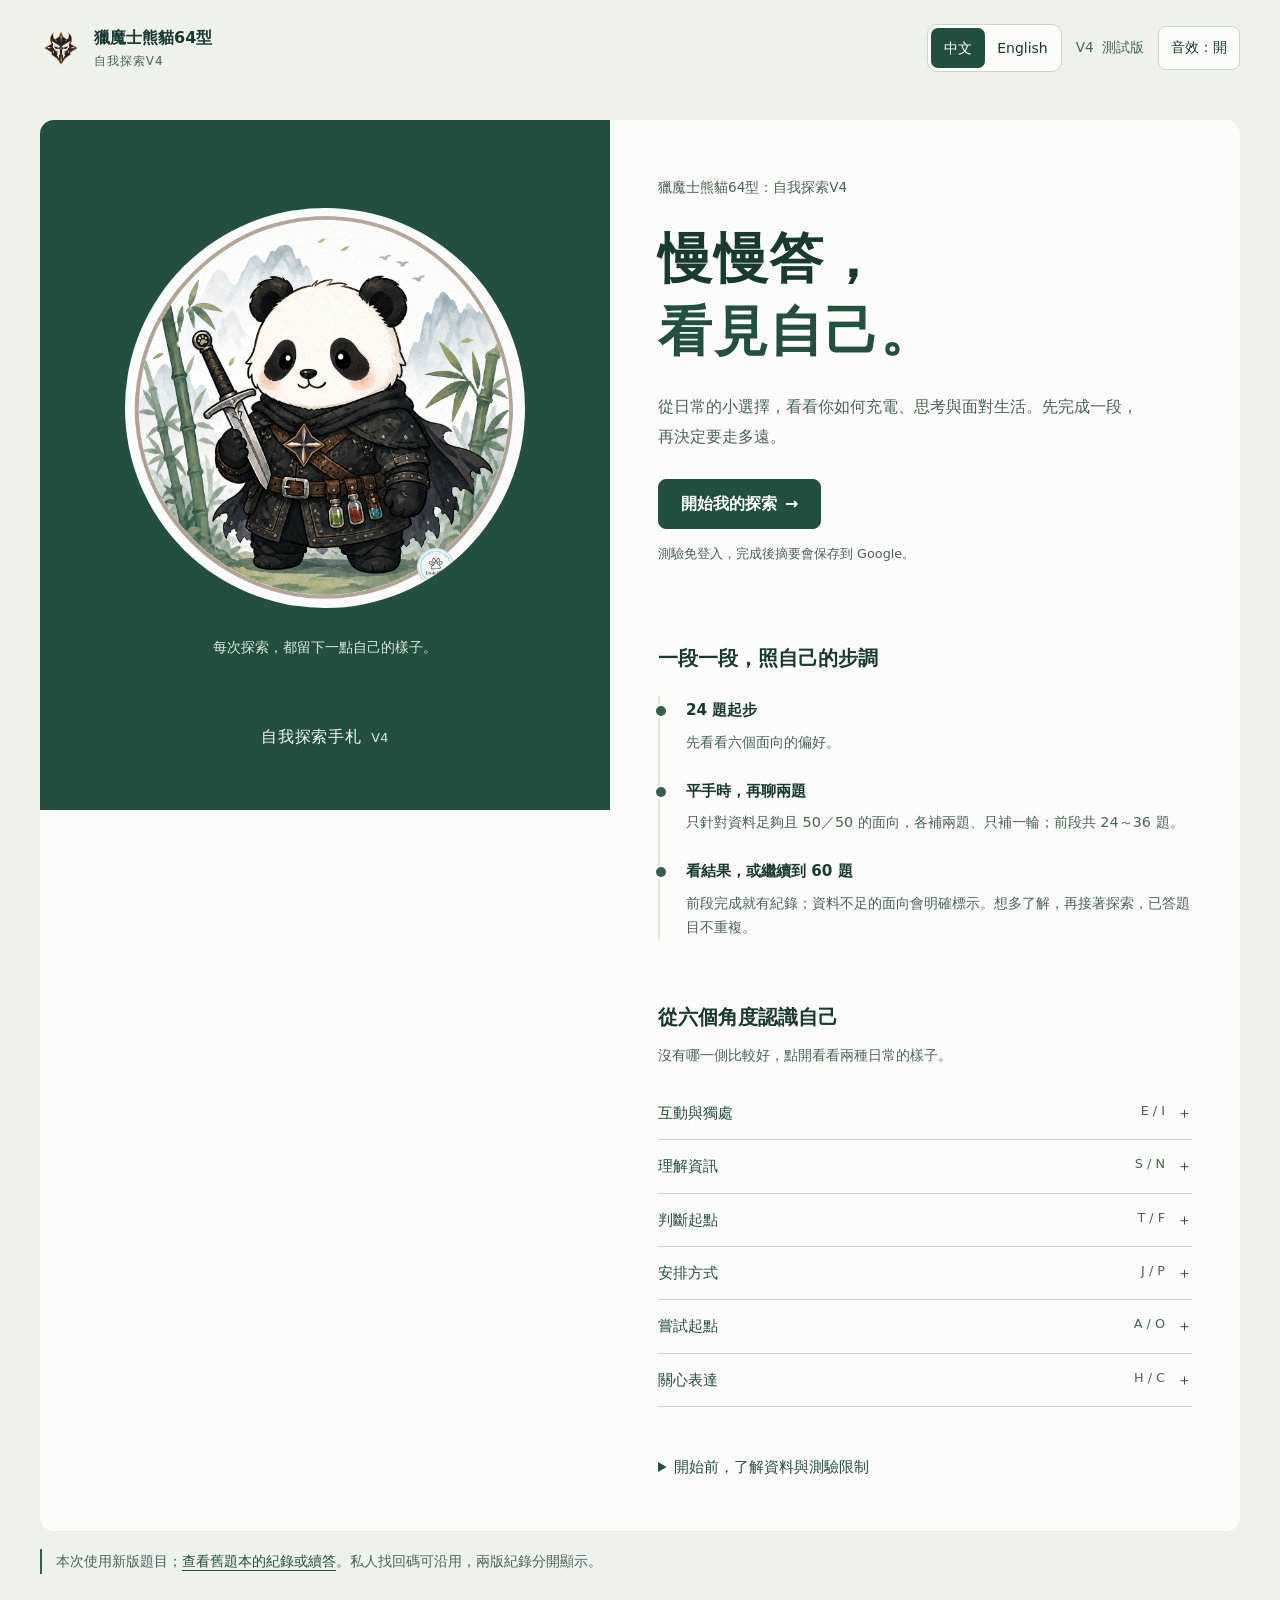
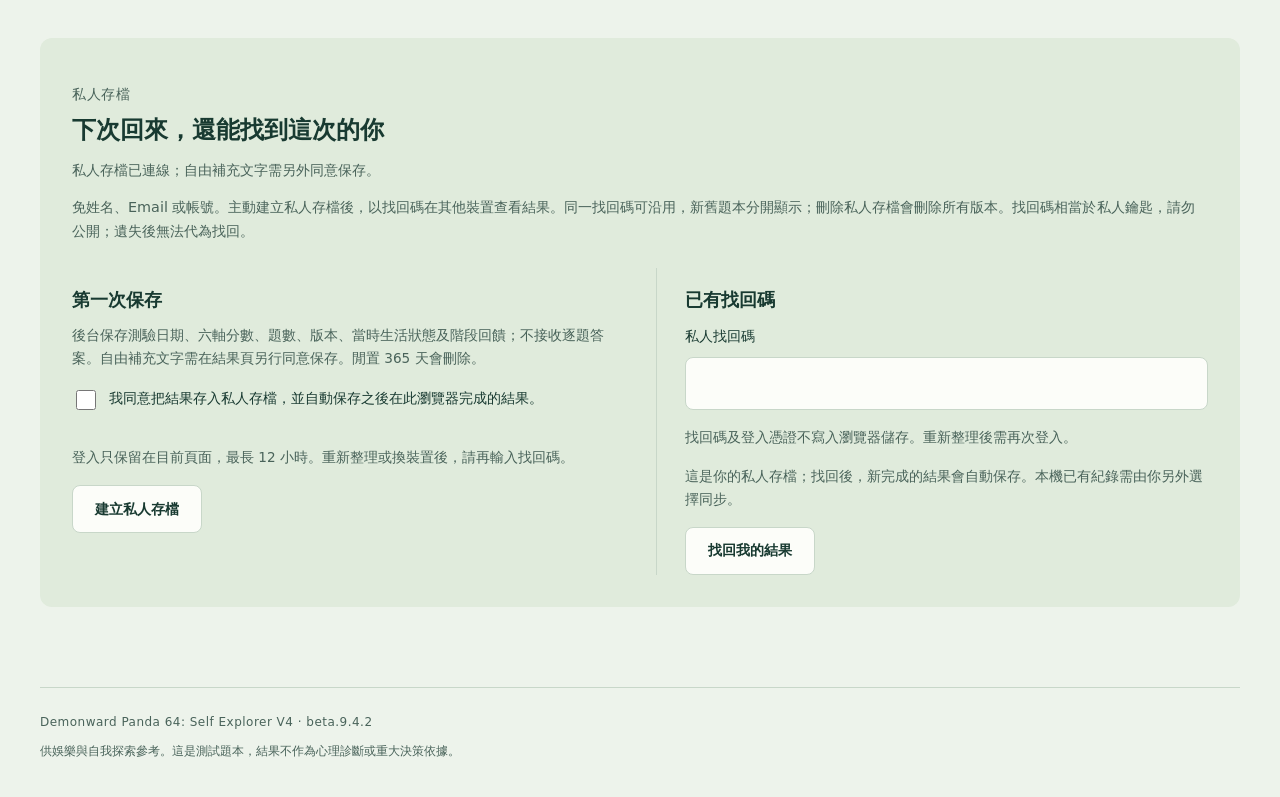
<file: index.html>
<!doctype html>
<html lang="zh-Hant">
<head>
  <meta charset="UTF-8">
  <meta name="viewport" content="width=device-width, initial-scale=1">
  <meta name="description" content="獵魔士熊貓64型：自我探索V4。先答 24 題，平手軸各補兩題；完成後自由選擇查看詳細結果，或繼續完整 60 題。">
  <meta name="referrer" content="no-referrer">
  <meta http-equiv="Content-Security-Policy" content="default-src 'self'; script-src 'self'; style-src 'self' 'unsafe-inline'; img-src 'self' data: blob:; media-src 'self' data:; connect-src 'self' https://script.google.com https://script.googleusercontent.com; object-src 'none'; base-uri 'none'; form-action 'none'">
  <title>獵魔士熊貓64型：自我探索V4</title>
  <link rel="icon" href="./assets/demonward-panda-logo.png" type="image/png">
  <link rel="stylesheet" href="./styles.css">
  <script type="module" src="./app.mjs"></script>
</head>
<body>
  <a class="skip-link" href="#main">跳到主要內容</a>
  <header class="site-header">
    <a href="#main" class="brand" aria-label="獵魔士熊貓64型：自我探索V4 首頁"><img src="./assets/demonward-panda-logo.png" width="42" height="42" alt=""><span>獵魔士熊貓64型 <small>自我探索V4</small></span></a>
    <div class="header-actions"><div id="language-controls" class="language-controls" role="group" aria-label="選擇語言"><button type="button" data-locale="zh" lang="zh-Hant" aria-pressed="true">中文</button><button type="button" data-locale="en" lang="en" aria-pressed="false">English</button></div><span class="edition">V4 <span>測試版</span></span><button id="sound-toggle" class="sound-toggle" type="button" aria-pressed="true">音效：開</button></div>
  </header>
  <audio id="ui-click" src="./assets/audio/ui%20click-02.m4a" preload="auto" aria-hidden="true"></audio>
  <p id="sound-status" class="sr-only" role="status" aria-live="polite"></p>
  <div id="storage-warning" class="warning" role="alert" hidden></div>
  <main id="main" tabindex="-1"><div id="app"><p class="boot">正在準備題目…</p></div></main>
  <div id="announcement" class="sr-only" role="status" aria-live="polite"></div>
  <footer class="site-footer"><span>Demonward Panda 64: Self Explorer V4 · beta.9.4.2</span><p>供娛樂與自我探索參考。這是測試題本，結果不作為心理診斷或重大決策依據。</p></footer>
  <noscript><p class="warning">這份測驗需要啟用 JavaScript。請透過 HTTP 網址開啟網站。</p></noscript>
</body>
</html>
</file>
<file: styles.css>
:root{color-scheme:light;--paper:#f5f1e9;--surface:#fffdf9;--ink:#282b28;--muted:#60665e;--line:#d6d5ca;--accent:#874629;--accent-soft:#eee0d3;--sage:#485e4d;--sage-soft:#e4eadd;--focus:#265faf;--danger:#953c32;font-family:"Noto Sans TC","PingFang TC","Microsoft JhengHei",system-ui,sans-serif;line-height:1.7;color:var(--ink);background:var(--paper)}
*{box-sizing:border-box}body{margin:0}button,input,select{font:inherit}button,a,input,select{touch-action:manipulation}button{cursor:pointer}button:disabled{cursor:not-allowed;opacity:.55}a{color:var(--accent);text-underline-offset:4px}button:focus-visible,a:focus-visible,input:focus-visible,select:focus-visible,summary:focus-visible{outline:3px solid var(--focus);outline-offset:4px}h1,h2,h3,p{margin:0}h1,h2,h3{line-height:1.35;text-wrap:pretty}button{line-height:1.5}button,input,select{max-width:100%}h1{font-weight:650;letter-spacing:-.035em}h2{font-size:1.5rem}h3{font-size:1.125rem}.site-header{max-width:1120px;margin:auto;padding:24px 32px;border-bottom:1px solid var(--line);display:flex;align-items:center;justify-content:space-between;gap:16px}.brand{display:flex;align-items:center;gap:12px;color:var(--ink);text-decoration:none;font-size:1rem;font-weight:700}.brand img{border-radius:50%;object-fit:cover}.brand small{display:block;font-size:.7rem;font-weight:400;color:var(--muted);letter-spacing:.15em}.edition{font-size:.85rem;letter-spacing:.1em;color:var(--accent);white-space:nowrap}.edition span{margin-left:4px}main{max-width:1120px;margin:auto;padding:48px 32px 64px;outline:none}.site-footer{max-width:1056px;margin:auto;padding:24px 0 36px;border-top:1px solid var(--line);font-size:.75rem;color:var(--muted)}.site-footer>span{letter-spacing:.14em}.site-footer p{margin-top:8px}.eyebrow{font-size:.75rem;letter-spacing:.13em;text-transform:uppercase;font-weight:600;color:var(--accent);margin-bottom:20px}.muted{color:var(--muted)}.hero{display:grid;grid-template-columns:1.35fr 1fr;gap:64px;align-items:center;padding:16px 0 48px}.hero h1{font-size:clamp(2.25rem,4.2vw,3.5rem);max-width:15ch}.hero h1 span{color:var(--accent)}.hero .lead{font-size:1.05rem;max-width:34em;margin-top:24px;color:var(--muted)}.hero-art{position:relative;max-width:340px;justify-self:end}.hero-art img{width:100%;height:auto;display:block;border-radius:3px;aspect-ratio:1;object-fit:cover}.art-label{margin-top:12px;display:flex;justify-content:space-between;gap:12px;font-size:.65rem;color:var(--muted);letter-spacing:.09em}.facts{display:flex;gap:28px;margin:28px 0 30px}.fact strong{font-size:1.45rem;font-weight:600;display:block;color:var(--ink)}.fact span{font-size:.75rem;color:var(--muted)}.button{min-height:48px;border:1px solid var(--line);background:var(--surface);color:var(--ink);border-radius:4px;padding:12px 20px;display:inline-flex;justify-content:center;align-items:center;gap:8px;text-decoration:none;transition:background .15s,border-color .15s}.button:hover{background:var(--accent-soft);border-color:var(--accent)}.button.primary{background:var(--accent);border-color:var(--accent);color:#fff}.button.primary:hover{background:#6d3821}.button.text{border-color:transparent;background:transparent;color:var(--accent);padding-left:0}.button.danger{color:var(--danger)}.actions{display:flex;align-items:center;flex-wrap:wrap;gap:12px}.intro-details{border-top:1px solid var(--line);display:grid;grid-template-columns:1fr 1fr;gap:48px;padding-top:32px}.intro-details h2{font-size:1.2rem;margin-bottom:12px}.intro-details p{color:var(--muted);font-size:.9rem}.axis-list{display:grid;grid-template-columns:1fr 1fr;gap:12px 20px;margin-top:16px}.axis-list div{display:flex;align-items:center;gap:10px;font-size:.85rem}.axis-list b{font-family:ui-monospace,monospace;color:var(--sage);min-width:40px}.local-note{margin-top:18px;padding-left:14px;border-left:2px solid var(--sage);font-size:.85rem;color:var(--muted)}details{margin-top:20px;font-size:.85rem}summary{cursor:pointer;color:var(--accent);min-height:44px;display:list-item;align-content:center}details p{margin:10px 0}.history{margin-top:32px;border-top:1px solid var(--line);padding-top:24px}.history-list{list-style:none;padding:0;margin:16px 0}.history-list li{display:flex;justify-content:space-between;align-items:center;gap:16px;border-bottom:1px solid var(--line);padding:14px 0}.history-list strong{display:block;font-size:.95rem;overflow-wrap:anywhere}.history-list small{color:var(--muted)}.narrow{max-width:760px;margin:0 auto}.panel{background:var(--surface);border:1px solid var(--line);border-radius:6px;padding:32px}.setup h1{font-size:2rem}.setup .lead{margin-top:16px;color:var(--muted)}fieldset{border:0;padding:0;margin:28px 0}legend{font-weight:600;margin-bottom:12px;max-width:100%}.choice{position:relative;display:flex;align-items:flex-start;gap:12px;padding:17px 18px;border:1px solid var(--line);border-radius:4px;background:var(--surface);margin:10px 0;cursor:pointer;transition:background .15s,border-color .15s;min-height:56px}.choice:hover{border-color:var(--accent)}.choice:has(input:checked){border-color:var(--accent);background:var(--accent-soft)}.choice input{width:20px;height:20px;flex:none;accent-color:var(--accent);margin:3px 0 0}.choice span{min-width:0}.choice strong{font-weight:500;display:block}.choice small{display:block;color:var(--muted);font-size:.8rem;margin-top:4px}.checkline{display:flex;gap:10px;align-items:flex-start;font-size:.9rem}.checkline input{width:20px;height:20px;flex:none;accent-color:var(--accent);margin-top:4px}.setup .actions{margin-top:28px}.quiz-top{display:flex;justify-content:space-between;align-items:center;gap:16px;font-size:.8rem;color:var(--muted);margin-bottom:10px}.progress{width:100%;height:5px;display:block;margin-bottom:32px;border:0;appearance:none;background:var(--line)}progress::-webkit-progress-bar{background:var(--line)}progress::-webkit-progress-value{background:var(--sage)}progress::-moz-progress-bar{background:var(--sage)}.question-card .eyebrow{margin-bottom:16px}.question-card h1{font-size:clamp(1.3rem,2.7vw,1.75rem);letter-spacing:0}.question-hint{font-size:.85rem;color:var(--muted);margin-top:12px}.question-card fieldset{margin:24px 0}.question-card .actions{justify-content:space-between;border-top:1px solid var(--line);padding-top:20px}.step-number{font-family:ui-monospace,monospace;color:var(--muted)}.error{color:var(--danger);font-size:.9rem;margin:12px 0}.warning{max-width:1056px;margin:20px auto 0;padding:12px 18px;border:1px solid #c8a864;background:#fff2d5;color:#5b421a;font-size:.85rem}.result-head{display:flex;justify-content:space-between;align-items:flex-start;gap:32px;margin-bottom:32px}.result-head h1{font-size:clamp(1.8rem,4vw,2.75rem)}.result-code{font-family:ui-monospace,monospace;overflow-wrap:anywhere;line-height:1.5;font-size:clamp(1.15rem,2.5vw,1.7rem);font-weight:600;letter-spacing:.02em;margin-top:12px;color:var(--sage)}.result-summary{max-width:700px;color:var(--muted);margin-top:16px}.result-date{font-size:.8rem;color:var(--muted);white-space:nowrap}.result-guide{padding:16px 20px;border-left:3px solid var(--sage);background:var(--sage-soft);font-size:.85rem;margin-bottom:28px}.axes{display:grid;grid-template-columns:1fr 1fr;border-top:1px solid var(--line);column-gap:40px}.axis{padding:24px 0;border-bottom:1px solid var(--line)}.axis-heading{display:flex;justify-content:space-between;gap:12px;align-items:center}.axis-heading h2{font-size:1rem}.axis-status{font-size:.75rem;color:var(--sage);background:var(--sage-soft);padding:3px 8px;white-space:nowrap;border-radius:2px}.axis-labels{display:flex;justify-content:space-between;gap:10px;font-size:.8rem;margin:18px 0 7px}.axis-labels strong{font-size:1rem;font-weight:600}.axis-meter{height:9px;background:#d9dfd2;position:relative;border-radius:1px;overflow:hidden}.axis-meter>span{display:block;height:100%;background:var(--accent)}.axis-meter:after{content:"";position:absolute;left:50%;top:0;height:100%;width:2px;background:var(--surface)}.axis p{margin-top:14px;font-size:.85rem;color:var(--muted)}.result-section{margin-top:36px}.result-section>p{margin-top:10px;color:var(--muted);font-size:.9rem}.feedback-options{display:flex;gap:12px;flex-wrap:wrap}.feedback-options .choice{flex:1;min-width:145px;margin:0}.feedback-options .choice:has(input:checked){background:var(--sage-soft);border-color:var(--sage)}.check-grid{display:grid;grid-template-columns:1fr 1fr;gap:8px 20px}.check-grid .checkline{min-height:44px}.feedback-details{margin-top:24px}.feedback-form fieldset{margin:20px 0}.feedback-form .actions{margin-top:20px}.feedback-status{color:var(--sage);margin-top:12px;font-size:.9rem}.compare-wrap{overflow-x:auto;margin-top:20px}.compare-table{border-collapse:collapse;width:100%;font-size:.9rem;text-align:left}.compare-table th,.compare-table td{padding:12px 10px;border-bottom:1px solid var(--line);white-space:nowrap}.compare-table th:first-child,.compare-table td:first-child{padding-left:0}.compare-table th{font-weight:500;color:var(--muted)}.delta{font-variant-numeric:tabular-nums;font-weight:600}.downloads{padding-top:24px;border-top:1px solid var(--line)}.downloads .actions{margin-top:20px}.download-note{font-size:.8rem;color:var(--muted);margin-top:12px}.section-label{font-size:.75rem;letter-spacing:.1em;color:var(--accent);margin-bottom:8px}.boot{padding:48px;text-align:center}.sr-only{position:absolute;width:1px;height:1px;padding:0;overflow:hidden;clip:rect(0,0,0,0);white-space:nowrap;border:0}.skip-link{position:absolute;top:-80px;left:16px;z-index:10;background:var(--surface);padding:12px}.skip-link:focus{top:8px}[hidden]{display:none!important}
@media(max-width:767px){.site-header{padding:18px 20px}main{padding:32px 20px 48px}.site-footer{margin:0 20px}.hero{grid-template-columns:1fr;gap:28px;padding:0 0 32px}.hero-art{grid-row:1;justify-self:start;max-width:112px}.hero-art img{border-radius:50%;border:3px solid var(--surface)}.art-label{display:none}.hero h1{font-size:2.25rem;max-width:15ch}.hero .lead{margin-top:18px;font-size:1rem}.eyebrow{margin-bottom:14px}.facts{gap:24px;margin:24px 0}.intro-details{grid-template-columns:1fr;gap:28px;padding-top:28px}.panel{padding:24px 20px}.result-head{display:block}.result-date{margin-top:16px;white-space:normal}.axes{grid-template-columns:1fr}.result-section{margin-top:28px}.result-section.panel{padding:24px 18px}.warning{margin:16px 20px 0}.feedback-options{gap:8px}.feedback-options .choice{flex:1 1 100%;min-width:0;padding:12px 14px;min-height:48px}.check-grid{grid-template-columns:1fr 1fr;gap:6px 10px}.question-card .actions{gap:8px}.question-card .button{padding:12px 14px}.question-card .button.text{padding-left:0}.result-head .eyebrow{font-size:.7rem}.history-list li{align-items:flex-start}.axis-list{gap:10px}.brand{font-size:.95rem}}
@media(max-width:359px){main{padding-left:16px;padding-right:16px}.site-header{padding-left:16px;padding-right:16px}.panel{padding:22px 16px}.hero h1{font-size:2rem}.facts{gap:18px}.fact strong{font-size:1.3rem}.fact span{font-size:.7rem}.check-grid{grid-template-columns:1fr}.axis-heading{align-items:flex-start}.axis-status{font-size:.7rem}.axis-labels{font-size:.75rem}.actions>.button{flex-grow:1}.edition{font-size:.75rem}.brand{gap:8px}}
.completion{padding:40px;max-width:720px}.completion-count{font-size:4rem;line-height:1.1;font-variant-numeric:tabular-nums;color:var(--sage);margin:24px 0}.completion-count span{font-size:1rem;margin-left:12px}.completion h1{font-size:clamp(1.7rem,4vw,2.5rem)}.completion .lead{margin:16px 0;color:var(--muted)}.completion-actions{display:grid;gap:12px;margin-top:28px}.completion-actions .button{min-height:60px}.completion-actions .button:not(.primary){flex-direction:column;gap:2px}.completion-actions small{color:var(--muted);font-size:.8rem}.axis-detail{padding:12px 0;border-bottom:1px solid var(--line)}.axis-detail summary{font-size:.95rem;font-weight:600}.stage-scores{list-style:none;padding:0;margin:16px 0}.stage-scores li{display:flex;justify-content:space-between;gap:16px;padding:8px 0;border-top:1px solid var(--line)}.stage-scores strong{font-weight:500;white-space:nowrap}.question-card+.quiz-top{margin-top:20px}
@media(max-width:767px){.completion{padding:28px 20px}.completion-count{font-size:3rem}.stage-scores li{display:block}.stage-scores strong{display:block}.facts{flex-wrap:wrap}.completion-actions .button{padding:14px 12px}}
@media(prefers-reduced-motion:reduce){*,*::before,*::after{transition:none!important;animation:none!important;scroll-behavior:auto!important}}
.archive-panel>p{margin-top:12px;color:var(--muted);font-size:.9rem}.archive-panel h3{margin:20px 0 12px}.archive-mode{border-left:2px solid var(--sage);padding-left:12px}.archive-message:empty{display:none}.archive-message{color:var(--sage)!important}.archive-forms{display:grid;grid-template-columns:1fr 1fr;gap:40px;margin-top:24px}.archive-forms form+form{border-left:1px solid var(--line);padding-left:32px}.archive-forms p{font-size:.85rem;color:var(--muted);margin-bottom:16px}.archive-panel .checkline{margin:16px 0}.archive-label{display:block;margin:12px 0 8px;font-size:.9rem}.archive-input{display:block;width:100%;min-height:48px;padding:12px;border:1px solid var(--line);border-radius:4px;background:var(--surface);color:var(--ink);margin-bottom:16px}.recovery-card{border-left:3px solid var(--sage);padding:4px 20px 20px;background:var(--sage-soft);margin:24px 0}.recovery-card code{display:block;overflow-wrap:anywhere;user-select:all;padding:16px 0;font:1rem/1.7 ui-monospace,monospace}.archive-panel .history-list li{align-items:flex-start}.archive-panel .history-list .actions{justify-content:flex-end}.archive-panel .history-list .button{font-size:.85rem;padding:10px 14px}.archive-panel details form{max-width:600px}.archive-panel>h2{font-size:clamp(1.25rem,3vw,1.6rem)}
.history-list>li>div:first-child{min-width:0}.history-list>li>.button{flex:0 0 auto;min-width:64px}
.supplement-editor{padding:16px 0;border-top:1px solid var(--line);border-bottom:1px solid var(--line);margin:20px 0}.supplement-editor>summary{font-weight:600;font-size:.95rem}.supplement-editor p{font-size:.85rem;color:var(--muted)}.supplement-editor form{margin-top:16px}.supplement-editor textarea{resize:vertical;min-height:108px}.supplement-editor .checkline{margin:16px 0}.supplement-counter{text-align:right;margin-top:-8px!important}.supplement-form-status,.supplement-status{color:var(--sage)!important;white-space:pre-wrap}.supplement-list{list-style:none;padding:0;margin:28px 0}.supplement-list li{padding:20px 0;border-top:1px solid var(--line)}.supplement-list h3{font-size:1rem;font-weight:600}.supplement-list blockquote{border-left:3px solid var(--sage);margin:16px 0;padding:8px 16px;background:var(--sage-soft);white-space:pre-wrap;overflow-wrap:anywhere}.supplement-list p{font-size:.85rem;color:var(--muted);margin:8px 0;white-space:pre-wrap;overflow-wrap:anywhere}.supplement-sharing{margin-top:28px;border-top:1px solid var(--line);padding-top:20px}.supplement-sharing>p{margin:12px 0;color:var(--muted);font-size:.9rem}.supplement-sharing .checkline{margin:20px 0}.supplement-edit-result>summary{font-weight:600}.supplement-sharing .button{margin-top:8px}
@media(max-width:767px){.archive-forms{grid-template-columns:1fr;gap:20px}.archive-forms form+form{border-left:0;border-top:1px solid var(--line);padding-left:0;padding-top:12px}.archive-panel .history-list li{display:block}.archive-panel .history-list .actions{justify-content:flex-start;margin-top:12px}.archive-panel .history-list .button{flex:1}.recovery-card{padding-left:16px;padding-right:16px}}

.supplement-editor textarea{font:inherit;max-width:100%}.supplement-editor textarea:focus-visible{outline:3px solid var(--focus);outline-offset:4px}#supplement-root .compare-table{table-layout:fixed}#supplement-root .compare-table th,#supplement-root .compare-table td{white-space:normal;overflow-wrap:anywhere;vertical-align:top}#supplement-root .compare-table th:first-child{width:25%}#supplement-root .compare-table th:nth-child(2){width:32%}

.hero .eyebrow{letter-spacing:.06em;text-transform:none;overflow-wrap:anywhere}.site-footer>span{text-transform:none;letter-spacing:.04em}.brand>span{min-width:0}.stage-scores{overflow-wrap:anywhere}

/* 清新探索手札：system fonts and existing original artwork only. */
h1[tabindex="-1"]:focus{outline:none}
:root{--paper:#edf3eb;--surface:#fcfdf9;--ink:#183a31;--muted:#49635a;--line:#c8d7c9;--accent:#234f40;--accent-soft:#deeadb;--sage:#365f4b;--sage-soft:#e1ecde;--focus:#9c6b14;--danger:#923e34;font-family:"Microsoft JhengHei","PingFang TC",system-ui,sans-serif}
html{scroll-padding-bottom:150px}body{min-width:280px}textarea{font:inherit}h1,h2,h3{text-wrap:balance}h1{font-family:"Noto Serif TC","PMingLiU",Georgia,serif;font-weight:600;letter-spacing:.01em}p{overflow-wrap:anywhere}a{color:var(--accent)}button:focus-visible,a:focus-visible,input:focus-visible,select:focus-visible,textarea:focus-visible,summary:focus-visible{outline:3px solid var(--focus);outline-offset:4px}input,textarea,select,summary,button{scroll-margin-block:24px 150px}.button{border-radius:8px;min-height:48px;padding:12px 22px;font-weight:600;transition:background .16s,border-color .16s,transform .16s}.button.primary{background:var(--accent);border-color:var(--accent)}.button.primary:hover{background:#183c30}.button:active:not(:disabled){transform:translateY(1px)}.button.text{font-weight:400}.site-header{max-width:1280px;border:0;padding:24px 40px}.brand small{letter-spacing:.08em;font-size:.75rem}.edition{letter-spacing:0;color:var(--muted)}main{max-width:1280px;padding:24px 40px 80px}.site-footer{max-width:1200px;margin:auto;padding:24px 0 36px}.eyebrow,.section-label{letter-spacing:.04em;text-transform:none;font-size:.85rem;font-weight:500;color:var(--muted)}.panel{border:0;border-radius:12px;padding:36px}.narrow{max-width:800px}.local-note{font-size:.9rem}.lead{line-height:1.85}.actions{gap:12px}.history{margin-top:64px;padding-top:32px}.history h2{font-size:1.5rem}.history-list small{display:block;margin-top:6px;font-size:.85rem}.history-list .button{min-height:44px}summary{font-size:.95rem;line-height:1.6;min-height:48px}details{font-size:.95rem}details p{margin:14px 0}
.notebook-home{display:grid;grid-template-columns:minmax(0,.95fr) minmax(0,1.05fr);gap:0;align-items:start;background:var(--surface);border-radius:14px;overflow:clip}.notebook-cover{position:sticky;top:24px;align-self:start;min-height:690px;background:#234f40;color:#f4f7ee;padding:60px 36px 32px;display:flex;flex-direction:column;justify-content:center;align-items:center}.hero-art{max-width:400px;width:100%;margin:0;justify-self:initial}.hero-art img{display:block;width:100%;height:auto;aspect-ratio:1;object-fit:contain;border-radius:0;border:0}.hero-art figcaption{font-size:.85rem;text-align:center;margin-top:28px;color:#dbe8d7}.cover-title{align-self:stretch;margin-top:64px;display:flex;justify-content:space-between;font-size:1rem;letter-spacing:.12em}.cover-title span{font-size:.85rem;letter-spacing:0}.notebook-pages{padding:56px 48px 40px;min-width:0}.hero{display:block;padding:0 0 48px;}.edition-note{font-size:.85rem;color:var(--muted);margin-bottom:24px}.hero h1{font-size:clamp(2.5rem,4.2vw,4rem);line-height:1.35;max-width:none;letter-spacing:.03em}.hero h1 span{color:var(--accent)}.hero .lead{margin-top:24px;font-size:1rem;max-width:30em}.home-actions{margin-top:28px}.home-note{font-size:.8rem;color:var(--muted);margin-top:14px}.journey{padding:32px 0 36px;background:var(--surface)}.journey h2,.axis-preview h2{font-size:1.25rem}.journey-list{list-style:none;margin:24px 0 0;padding:0 0 0 20px;border-left:2px solid #dbe7d7}.journey-list li{position:relative;padding:0 0 22px 6px}.journey-list li:last-child{padding-bottom:0}.journey-list li:before{content:"";position:absolute;left:-26px;top:8px;width:10px;height:10px;border-radius:50%;background:var(--sage);border:2px solid var(--surface)}.journey-list strong{font-weight:600;font-size:.95rem}.journey-list p{font-size:.9rem;color:var(--muted);margin-top:6px}.axis-preview{padding:28px 0 16px}.axis-preview>p{font-size:.9rem;color:var(--muted);margin:12px 0 20px}.axis-preview details{margin:0;border-bottom:1px solid var(--line)}.axis-preview summary{display:flex;justify-content:space-between;gap:12px;padding:14px 0;list-style:none;font-weight:500}.axis-preview summary::-webkit-details-marker{display:none}.axis-preview summary:after{content:"＋";font-weight:400}.axis-preview details[open] summary:after{content:"−"}.axis-preview-poles{margin-left:auto;font-size:.8rem;color:var(--muted)}.axis-preview details>div{padding:0 0 12px}.axis-preview details p{font-size:.9rem;color:var(--muted)}.axis-preview details strong{color:var(--ink);font-weight:500}.privacy-note{margin-top:20px}.privacy-note p{color:var(--muted);font-size:.85rem}
.setup{max-width:700px}.setup h1{font-size:2rem}.setup>p:not(.eyebrow){margin-top:16px}.choice{border-radius:8px;padding:18px 20px;gap:14px;margin:12px 0;min-height:60px;align-items:center;background:var(--surface)}.choice input{margin:0;accent-color:var(--accent)}.choice:has(input:checked){background:var(--sage-soft);border:2px solid var(--sage);padding:17px 19px}.choice:has(input:focus-visible){outline:3px solid var(--focus);outline-offset:4px}.checkline{line-height:1.7;min-height:44px}.checkline small{display:block;margin-top:8px}.quiz-page{padding-bottom:120px}.quiz-top{font-size:.95rem;margin:0 0 14px;gap:12px}.quiz-top #question-count{font-size:1.15rem;color:var(--ink);font-variant-numeric:tabular-nums;white-space:nowrap}.progress{height:7px;border-radius:4px;overflow:hidden;margin-bottom:18px}.chapter-note{color:var(--muted);font-size:.85rem;margin:0 0 26px}.question-card{padding:36px 40px}.question-kind{color:var(--muted);font-size:.85rem;margin-bottom:16px}.question-card h1{font-family:inherit;font-size:clamp(1.4rem,2.8vw,1.9rem);font-weight:600;line-height:1.65;letter-spacing:0;text-wrap:pretty}.question-hint{font-size:.9rem;margin-top:14px}.question-card fieldset{margin:28px 0 0}.question-card .choice{margin-bottom:0;font-size:1rem;line-height:1.7}.quiz-tail{padding:16px 4px;font-size:.8rem;color:var(--muted)}.quiz-tail>.button{padding-top:10px;padding-bottom:10px}.quiz-tail .actions{margin-top:16px}.quiz-dock{position:fixed;z-index:5;bottom:16px;left:50%;transform:translateX(-50%);width:min(800px,calc(100% - 40px));display:flex;align-items:center;justify-content:space-between;gap:16px;padding:14px 18px calc(14px + env(safe-area-inset-bottom));background:var(--surface);border:1px solid var(--line);border-radius:12px}.quiz-dock .button{min-width:108px}.dock-note{font-size:.8rem;color:var(--muted)}.chapter-intro>p:not(.eyebrow){margin-top:18px}.chapter-intro .actions{margin-top:28px}.completion{padding:44px;max-width:760px}.completion-count{font-size:4.5rem;margin:20px 0 28px}.completion h1{font-size:2.25rem}.completion-actions .button{border-radius:8px;min-height:64px}
.result-head{padding:36px 0 28px;border-bottom:2px solid var(--ink);margin-bottom:28px}.result-head h1{font-size:clamp(1.8rem,3.2vw,2.75rem);line-height:1.5}.result-code{font-family:inherit;font-size:1.5rem;font-weight:600;letter-spacing:.06em;margin-top:18px}.result-date{line-height:1.9}.result-summary{font-size:.95rem;line-height:1.9;max-width:650px}.result-guide{background:transparent;border:0;padding:0;margin:0 0 32px;color:var(--muted);font-size:.85rem;max-width:850px}.axes{border:0;gap:16px;grid-template-columns:repeat(2,minmax(0,1fr))}.axis{background:var(--surface);border:0;border-radius:12px;padding:26px}.axis-heading{align-items:flex-start;gap:8px}.axis-heading h2{font-size:1.05rem;line-height:1.6}.axis-heading h2>.muted{display:block;font-size:.8rem;font-weight:400}.axis-status{background:var(--sage-soft);padding:4px 8px;border-radius:4px;font-size:.75rem}.axis-labels{font-size:.85rem;margin:20px 0 10px;align-items:flex-end}.axis-labels>span:last-child{text-align:right}.axis-labels strong{font-size:1.15rem}.axis-meter{height:12px;border-radius:4px;background:#dae5d5}.axis-meter>span{background:#365f4b}.axis p{font-size:.9rem;line-height:1.85;margin-top:18px}.result-section{margin-top:56px}.result-section h2{font-size:1.5rem}.result-section>p{font-size:.95rem;line-height:1.85}.axis-detail{font-size:.9rem;padding:6px 0}.axis-detail summary{font-size:.95rem;line-height:1.7;padding:12px 0}.axis-detail p{color:var(--muted);max-width:900px}.result-section.panel{padding:32px}.feedback-options .choice{padding:14px;min-height:56px;font-size:.95rem}.feedback-options .choice:has(input:checked){padding:13px}.downloads{padding-top:32px}.downloads .actions{gap:12px}.downloads .button{font-size:.95rem}.result-section+.local-note{margin-top:40px}
.supplement-editor{margin:28px 0 0;padding:8px 0 0;border-bottom:0;border-top:1px solid var(--line)}.supplement-editor>summary{font-weight:400;color:var(--muted);font-size:.9rem}.supplement-editor>p{font-size:.85rem;line-height:1.8}.archive-input{border-radius:8px;background:var(--surface);border-color:var(--line);padding:12px 14px}.supplement-editor .archive-label{font-size:.9rem;line-height:1.8}.supplement-editor textarea{min-height:120px}.supplement-trial-options{margin:12px 0 20px;padding:12px 16px;background:var(--paper);border-radius:8px}.supplement-trial-options summary{font-size:.85rem}.supplement-trial-options .download-note{font-size:.8rem}.supplement-form-status{font-size:.85rem}.archive-panel{padding:32px;background:#e0ebdc;border:0;border-radius:12px}.archive-panel .section-label{margin-bottom:8px}.archive-mode{border:0;padding:0;font-size:.9rem}.archive-forms{gap:32px}.archive-forms form+form{padding-left:28px}.archive-panel input{background:var(--surface)}.archive-panel .archive-message{font-size:.85rem}.archive-panel .button{font-size:.9rem}.supplement-sharing{padding-top:24px}.supplement-sharing>p{font-size:.9rem}.supplement-list blockquote{border-radius:0 8px 8px 0}.compare-table{font-size:.9rem}
@media(min-width:900px){.notebook-home .hero{animation:journal-enter .45s ease-out both}}
@keyframes journal-enter{from{opacity:0;transform:translateY(8px)}to{opacity:1;transform:translateY(0)}}
@media(max-width:1023px){.site-header{padding:22px 28px}main{padding:20px 28px 64px}.site-footer{margin:0 28px}.notebook-pages{padding:40px 30px 32px}.notebook-cover{padding:48px 22px 30px;min-height:600px}.hero h1{font-size:3rem}.hero-art figcaption{font-size:.75rem}.cover-title{letter-spacing:.05em;font-size:.9rem}.result-head{display:block}.result-date{margin-top:16px;white-space:normal}}
@media(max-width:767px){.site-header{padding:18px 20px}.brand{font-size:.9rem;gap:10px}.brand img{width:36px;height:36px}.brand small{font-size:.7rem}.edition{font-size:.75rem}main{padding:12px 20px 48px}.site-footer{margin:0 20px;font-size:.75rem}.notebook-home{display:flex;flex-direction:column;border-radius:12px}.notebook-cover{position:static;min-height:0;width:100%;padding:18px 24px;flex-direction:row;justify-content:space-between;gap:20px}.hero-art{max-width:104px;flex:none}.hero-art img{width:104px;height:104px;max-width:100%;border-radius:0}.hero-art figcaption{display:none}.cover-title{align-self:center;margin:0;display:block;font-size:1.1rem;letter-spacing:.08em}.cover-title span{display:block;margin-top:8px;font-size:.8rem;letter-spacing:0;color:#dbe8d7}.notebook-pages{padding:28px 24px 32px;width:100%}.edition-note{font-size:.75rem;margin-bottom:16px}.hero{padding:0 0 28px}.hero h1{font-size:2.6rem;max-width:none;line-height:1.35}.hero .lead{font-size:.95rem;margin-top:18px}.home-actions{margin-top:22px;gap:8px}.home-actions .primary{width:100%}.home-note{font-size:.75rem}.journey{padding:24px 0}.journey-list{margin-top:20px}.journey-list p{font-size:.85rem}.axis-preview{padding-top:24px}.journey h2,.axis-preview h2{font-size:1.15rem}.axis-preview summary{font-size:.9rem}.history{margin-top:40px}.history h2{font-size:1.3rem}.history-list li{align-items:flex-start;gap:12px}.history-list small{font-size:.8rem}.history-list .button{padding:10px 14px}.panel{padding:26px 22px}.setup h1{font-size:1.8rem}.setup .lead{font-size:1rem}.setup>p{font-size:.9rem}.choice{padding:16px;min-height:58px;gap:12px}.choice:has(input:checked){padding:15px}.quiz-top{font-size:.8rem}.quiz-top #question-count{font-size:1rem}.chapter-note{font-size:.8rem;margin-bottom:18px}.question-card{padding:24px 20px}.question-card h1{font-size:1.4rem;line-height:1.65}.question-kind{font-size:.8rem;margin-bottom:12px}.question-hint{font-size:.85rem}.question-card fieldset{margin-top:22px}.question-card .choice{font-size:.95rem;padding:16px 14px;min-height:60px}.question-card .choice:has(input:checked){padding:15px 13px}.quiz-tail{padding:12px 0;font-size:.75rem}.quiz-dock{bottom:0;width:100%;border-radius:12px 12px 0 0;padding:12px 20px calc(12px + env(safe-area-inset-bottom));gap:12px;border-bottom:0}.quiz-dock .button{min-width:96px}.quiz-dock .primary{min-width:128px;margin-left:auto}.dock-note{display:none}.quiz-page{padding-bottom:140px}.completion{padding:30px 24px}.completion-count{font-size:3.5rem}.completion h1{font-size:1.9rem}.completion .lead{font-size:1rem}.result-head{padding:20px 0 24px}.result-head h1{font-size:1.8rem}.result-code{font-size:1.25rem}.result-summary{font-size:.9rem}.result-date{font-size:.75rem}.result-guide{font-size:.8rem;margin-bottom:24px}.axes{grid-template-columns:1fr;gap:12px}.axis{padding:22px}.axis-heading{align-items:flex-start}.axis-status{font-size:.7rem}.axis-labels{font-size:.8rem}.axis p{font-size:.85rem}.result-section{margin-top:36px}.result-section h2{font-size:1.3rem}.result-section>p{font-size:.9rem}.result-section.panel{padding:24px 20px}.check-grid{grid-template-columns:1fr}.stage-scores li{display:block}.stage-scores strong{display:block}.archive-panel{padding:24px 20px}.archive-panel h2{font-size:1.3rem}.archive-forms{grid-template-columns:1fr;gap:24px}.archive-forms form+form{padding-left:0;padding-top:20px}.archive-panel .history-list li{display:block}.supplement-trial-options{padding:10px 12px}.downloads .actions .button{flex:1 1 100%}.downloads .actions .text{justify-content:flex-start}.result-section .section-label{font-size:.8rem}}
@media(max-width:359px){.site-header{padding:16px}.brand{font-size:.8rem;gap:8px}.brand img{width:32px;height:32px}.edition span{display:none}main{padding-left:16px;padding-right:16px}.site-footer{margin:0 16px}.notebook-cover{padding:16px 20px;gap:16px}.hero-art{max-width:84px}.hero-art img{width:84px;height:84px}.cover-title{font-size:1rem}.notebook-pages{padding:24px 20px}.edition-note{font-size:.7rem}.hero h1{font-size:2.2rem}.hero .lead{font-size:.9rem}.home-actions .button{padding:12px 16px}.quiz-dock{padding-left:16px;padding-right:16px}.quiz-dock .button{flex:0 1 auto;padding:12px 16px}.quiz-dock .primary{min-width:128px}.question-card{padding:22px 16px}.question-card h1{font-size:1.3rem}.question-card .choice{padding:16px 12px}.question-card .choice:has(input:checked){padding:15px 11px}.axis{padding:20px 16px}.axis-heading h2{font-size:1rem}.axis-labels strong{font-size:1rem}.result-head h1{font-size:1.6rem}.result-section.panel{padding:22px 16px}.archive-panel{padding:24px 16px}}
@media(prefers-reduced-motion:reduce){*,*::before,*::after{transition:none!important;animation:none!important;scroll-behavior:auto!important}}

/* Non-scored responses are visibly separate, but remain native radio controls. */
.choice.choice-exit{margin-top:24px;background:var(--paper);border-style:dashed;font-size:.9rem}.choice.choice-exit:has(input:checked){border-style:solid;background:var(--sage-soft)}.axis-coverage{font-size:.8rem!important;color:var(--muted);margin-top:16px!important}.coverage-message{padding:22px 0 0}.coverage-message strong{font-size:1.1rem}.coverage-message p{margin:10px 0 0}.axis-insufficient .axis-status{background:#f0e6cd;color:#644b16}.axis-insufficient{border:1px solid var(--line)}
@media(max-width:767px){.question-card .question-kind{display:none}}

.header-actions{display:flex;align-items:center;gap:14px}.sound-toggle{font:inherit;font-size:.85rem;min-height:44px;padding:8px 12px;border:1px solid var(--line);border-radius:8px;background:var(--surface);color:var(--ink);white-space:nowrap}.sound-toggle[aria-pressed="false"]{background:var(--paper);color:var(--muted)}.question-note>.checkline{margin:8px 0;align-items:center;cursor:pointer}.question-note>.checkline span{min-width:0}.question-note small{display:block;color:var(--muted);font-size:.78rem;margin-top:4px}.question-note .supplement-form-status:empty{display:none}#ui-click{display:none}@media(max-width:767px){.header-actions{gap:8px}.header-actions .edition span{display:none}.sound-toggle{font-size:.8rem;padding:8px 10px}.question-note>.checkline{font-size:.9rem}}@media(max-width:359px){.site-header{gap:8px}.header-actions .edition{display:none}}

/* Focused answering and a result that can be read before opening details. */
.quiz-page{max-width:720px;padding-bottom:96px}.quiz-top{margin-bottom:10px}.quiz-page .progress{height:4px;margin-bottom:20px}.question-card{padding:28px}.question-card h1{font-size:clamp(1.2rem,2.5vw,1.6rem);line-height:1.65}.question-card fieldset{margin-top:20px}.question-card .choice{margin-top:10px;padding:14px 16px;min-height:52px;line-height:1.65}.question-card .choice:has(input:checked){padding:13px 15px}.question-card .choice-exit{margin-top:14px}.question-note{margin-top:20px;padding-top:4px}.question-note>.checkline{font-size:.9rem}.question-note #question-note-panel>p{margin:8px 0;font-size:.8rem}.question-note form{margin-top:12px}.quiz-tail{padding-top:8px}.quiz-dock{max-width:720px;padding-top:10px;padding-bottom:calc(10px + env(safe-area-inset-bottom))}
body:has(#app[data-screen="quiz"]) .site-header{padding-top:14px;padding-bottom:14px}body:has(#app[data-screen="quiz"]) main{padding-top:8px}body:has(#app[data-screen="quiz"]) .site-footer{display:none}
.result-page{max-width:960px;margin:auto}.result-hero{display:block;padding:36px 0 32px;border-bottom:0;margin:0}.result-hero h1.result-code{font-family:inherit;font-size:clamp(2.75rem,8vw,5.5rem);font-weight:700;line-height:1.2;letter-spacing:.025em;margin:20px 0 12px;overflow-wrap:anywhere}.result-name{font-family:"PMingLiU",serif;font-size:clamp(1.5rem,3vw,2rem);margin:8px 0 16px}.result-hero .result-summary{margin:12px 0;max-width:38em}.result-hero .result-date{font-size:.8rem;color:var(--muted);margin:16px 0 24px}.result-main-actions{margin-top:24px}.result-disclosure{display:block;border-top:1px solid var(--line);margin:0;padding:8px 0}.result-disclosure>summary{padding:14px 4px;min-height:52px;font-size:1rem;font-weight:600;cursor:pointer}.result-disclosure[open]>summary{color:var(--accent)}.result-disclosure>.result-section{margin:16px 0 24px}.result-disclosure .result-section{margin-top:24px}.result-disclosure .result-guide{margin-top:16px}.result-disclosure>.archive-panel{margin:16px 0 24px}.result-page>.result-section.panel{margin:8px 0 28px;padding:24px}.result-page>.result-section.panel h2{font-size:1.2rem}.result-page>.result-section.panel p{margin:10px 0 16px}
@media(max-width:767px){.question-card{padding:20px 16px}.question-card h1{font-size:1.2rem}.question-card .choice{font-size:.92rem;padding:12px;min-height:48px;gap:10px}.question-card .choice:has(input:checked){padding:11px}.quiz-page .progress{margin-bottom:16px}.quiz-dock{padding-left:16px;padding-right:16px}.quiz-tail>.button{font-size:.8rem;padding:8px 4px}.result-hero{padding:16px 0 28px}.result-hero h1.result-code{font-size:clamp(2.75rem,12vw,4rem);margin-top:18px}.result-main-actions{gap:8px}.result-main-actions .button{padding:12px 14px;font-size:.9rem}.result-main-actions .text{padding-left:4px}.result-disclosure>summary{font-size:.95rem}.result-page>.result-section.panel{padding:20px}.result-page .result-section.panel{padding:20px 16px}}

.cover-title{display:flex;align-items:baseline;justify-content:center;flex-wrap:nowrap;gap:10px;white-space:nowrap;letter-spacing:.04em}.cover-title span{display:inline;margin:0;line-height:1;font-size:.8em;letter-spacing:.02em;color:#dbe8d7}
.notebook-cover .hero-art img{border-radius:50%}
.result-hero h1.result-candidate-heading{font-size:clamp(2rem,6vw,3.5rem);letter-spacing:0}.result-candidate-count{font-weight:650;color:var(--accent);margin:12px 0}.candidate-grid{display:grid;grid-template-columns:repeat(2,minmax(0,1fr));gap:12px;margin:20px 0}.candidate-card{border:1px solid var(--line);border-radius:8px;padding:16px;background:var(--surface);min-width:0}.candidate-code{font-size:clamp(1.2rem,6vw,2rem);line-height:1.3;letter-spacing:.015em;overflow-wrap:anywhere;color:var(--accent)}.candidate-card p{font-size:.9rem;margin:8px 0 4px}.candidate-card span{font-size:.75rem;color:var(--muted)}.result-pending{padding-left:20px;color:var(--muted);font-size:.85rem;margin:16px 0}.candidate-more{border-top:1px solid var(--line);margin-top:12px}.candidate-more>summary{font-weight:600}.candidate-more .candidate-grid{margin-top:8px}@media(max-width:359px){.candidate-card{padding:12px}.candidate-grid{gap:8px}}
@media(max-width:767px){.notebook-cover{justify-content:flex-start;gap:24px}.cover-title{font-size:1.1rem;gap:8px;margin:0;align-self:center}.cover-title span{display:inline;margin:0}}
@media(max-width:359px){.notebook-cover{padding:16px;gap:12px}.hero-art{max-width:72px}.hero-art img{width:72px;height:72px}.cover-title{font-size:.95rem;gap:6px}}

.preliminary-letters{display:grid;grid-template-columns:repeat(3,minmax(0,1fr));gap:8px;margin:12px 0}
body{-webkit-user-select:none;user-select:none}
input,textarea,[contenteditable]:not([contenteditable="false"]),#recovery-code{-webkit-user-select:text;user-select:text}
.preliminary-letter{position:relative;min-inline-size:0;min-block-size:64px;padding:7px 4px;border:1px solid var(--line);border-radius:8px;background:var(--surface);color:var(--sage);font:inherit;cursor:pointer}
.preliminary-letter strong,.preliminary-letter span{display:block}
.preliminary-letter strong{font-size:1.05rem}
.preliminary-letter span{font-size:.8rem;line-height:1.4;overflow-wrap:anywhere;text-wrap:balance}
.preliminary-letter:is(:hover,[aria-expanded="true"]){border-color:var(--accent);background:var(--accent-soft);color:var(--accent)}
.preliminary-letter:focus-visible{outline:3px solid var(--focus);outline-offset:2px;z-index:1}
.preliminary-reason{max-inline-size:36rem;margin:12px 0;padding:12px 16px;border-inline-start:3px solid var(--sage);border-radius:6px;background:var(--sage-soft);color:var(--ink)}
.preliminary-reason h2{font-size:1rem;margin:0 0 4px}
.preliminary-reason h2 span,.preliminary-coverage{color:var(--muted);font-size:.875rem;font-weight:400}
.preliminary-reason p{margin:0}.preliminary-score strong{margin-inline-start:.4em}.preliminary-coverage{display:block;margin-block-start:4px}
@media(min-width:800px){.preliminary-letters{grid-template-columns:repeat(6,minmax(0,1fr))}}
.completion .daily-scenarios{margin-top:18px}
.daily-scenarios .result-guide{margin:6px 0 14px}
.daily-scenario-grid{display:grid;grid-template-columns:repeat(auto-fit,minmax(min(100%,15rem),1fr));gap:12px;margin-bottom:12px}
.daily-scenario{padding:16px;border:1px solid var(--line);border-radius:8px;background:var(--sage-soft);color:var(--ink)}
.daily-scenario h2{font-size:1.05rem;margin:4px 0 8px;color:var(--sage)}
.daily-scenario p{margin:0;overflow-wrap:anywhere}
.daily-scenario .daily-scenario-axis{color:var(--muted);font-size:.875rem}
.scenario-reflection{margin-top:12px;border-top:1px solid var(--line)}
.scenario-reflection>summary{min-height:44px;padding:10px 0;cursor:pointer;color:var(--sage);font-weight:600}
.scenario-reflection p{white-space:pre-wrap}
.completion-save{margin:20px 0;padding:16px;border:1px solid var(--line);border-radius:8px;font-size:.85rem;background:var(--surface)}.completion-save p{margin:0}.completion-save .button{margin-top:12px}.completion-save[data-save-state="saved"]{border-color:var(--accent)}
:root{--language-selected:var(--accent)}
.language-controls{display:inline-flex;align-items:center;gap:2px;padding:3px;border:1px solid var(--line);border-radius:10px;background:var(--surface);flex:none}
.language-controls button{min-width:54px;min-height:40px;padding:6px 10px;border:0;border-radius:7px;background:transparent;color:var(--ink);font-size:.875rem;white-space:nowrap}
.language-controls button[aria-pressed="true"]{background:var(--language-selected);color:#fff}
.language-controls button:focus-visible{outline:3px solid var(--focus);outline-offset:3px}
.site-header .header-actions{flex-wrap:wrap;justify-content:flex-end}
html[lang="en"] .hero h1{max-width:18ch;font-size:clamp(2rem,3.6vw,3.25rem);line-height:1.18;letter-spacing:-.025em}
html[lang="en"] .eyebrow,html[lang="en"] .edition-note{letter-spacing:.04em;text-transform:none}
html[lang="en"] .cover-title{font-size:clamp(1.05rem,2vw,1.55rem);letter-spacing:0;white-space:normal;min-width:0;flex:1;display:block}
html[lang="en"] .cover-title span{display:inline-block;white-space:nowrap;flex:none}
html[lang="en"] .result-candidate-heading{font-size:clamp(1.8rem,4vw,3.2rem)}
html[lang="en"] .axis-heading{flex-wrap:wrap;gap:8px}
html[lang="en"] .axis-labels{gap:16px}
@media(max-width:640px){.site-header{flex-direction:column;align-items:stretch;gap:12px}.site-header .header-actions{justify-content:space-between;gap:8px}.site-header .edition{display:none}.language-controls button{min-height:44px}.brand{min-width:0}.brand>span{overflow-wrap:normal}.brand small{letter-spacing:.04em}.sound-toggle{min-height:44px}html[lang="en"] .hero h1{font-size:2.2rem;max-width:14ch}html[lang="en"] .quiz-dock .button{padding-inline:12px}html[lang="en"] .result-code{overflow-wrap:anywhere}}
.result-insight-grid{display:grid;grid-template-columns:1fr 1fr;gap:18px;margin-top:20px}.result-insight-grid section{background:var(--accent-soft);padding:22px;border-radius:12px}.result-insight-grid section+section{background:#f1e8dc}.result-insight-grid h2{font-size:1.15rem}.result-insight-grid ul{list-style:none;padding:0;margin:18px 0 0}.result-insight-grid li{display:flex;align-items:flex-start;gap:12px;margin:14px 0}.result-insight-grid li strong{flex:none;color:var(--accent)}.result-insight-grid li span{min-width:0}.result-image-dialog{width:min(760px,calc(100% - 24px));max-height:calc(100dvh - 32px);overflow:auto;padding:24px;border:1px solid var(--line);border-radius:16px;color:var(--ink);background:var(--surface)}.result-image-dialog::backdrop{background:rgb(18 40 31 / .62)}.result-image-toolbar{display:flex;align-items:center;justify-content:space-between;gap:16px;margin-bottom:12px}.result-image-toolbar h2{font-size:1.35rem}.result-image-dialog>p{margin:12px 0}.result-image-preview{display:block;width:100%;height:auto;max-width:100%;margin-top:20px;border-radius:12px}.result-image-dialog>a{margin-top:8px}#result-image-status:empty{display:none}@media(max-width:600px){.result-insight-grid{grid-template-columns:1fr}.result-image-dialog{padding:16px}.result-image-toolbar .button{min-height:44px}.result-main-actions>[data-action="save-result-image"]{width:100%}}
</file>
